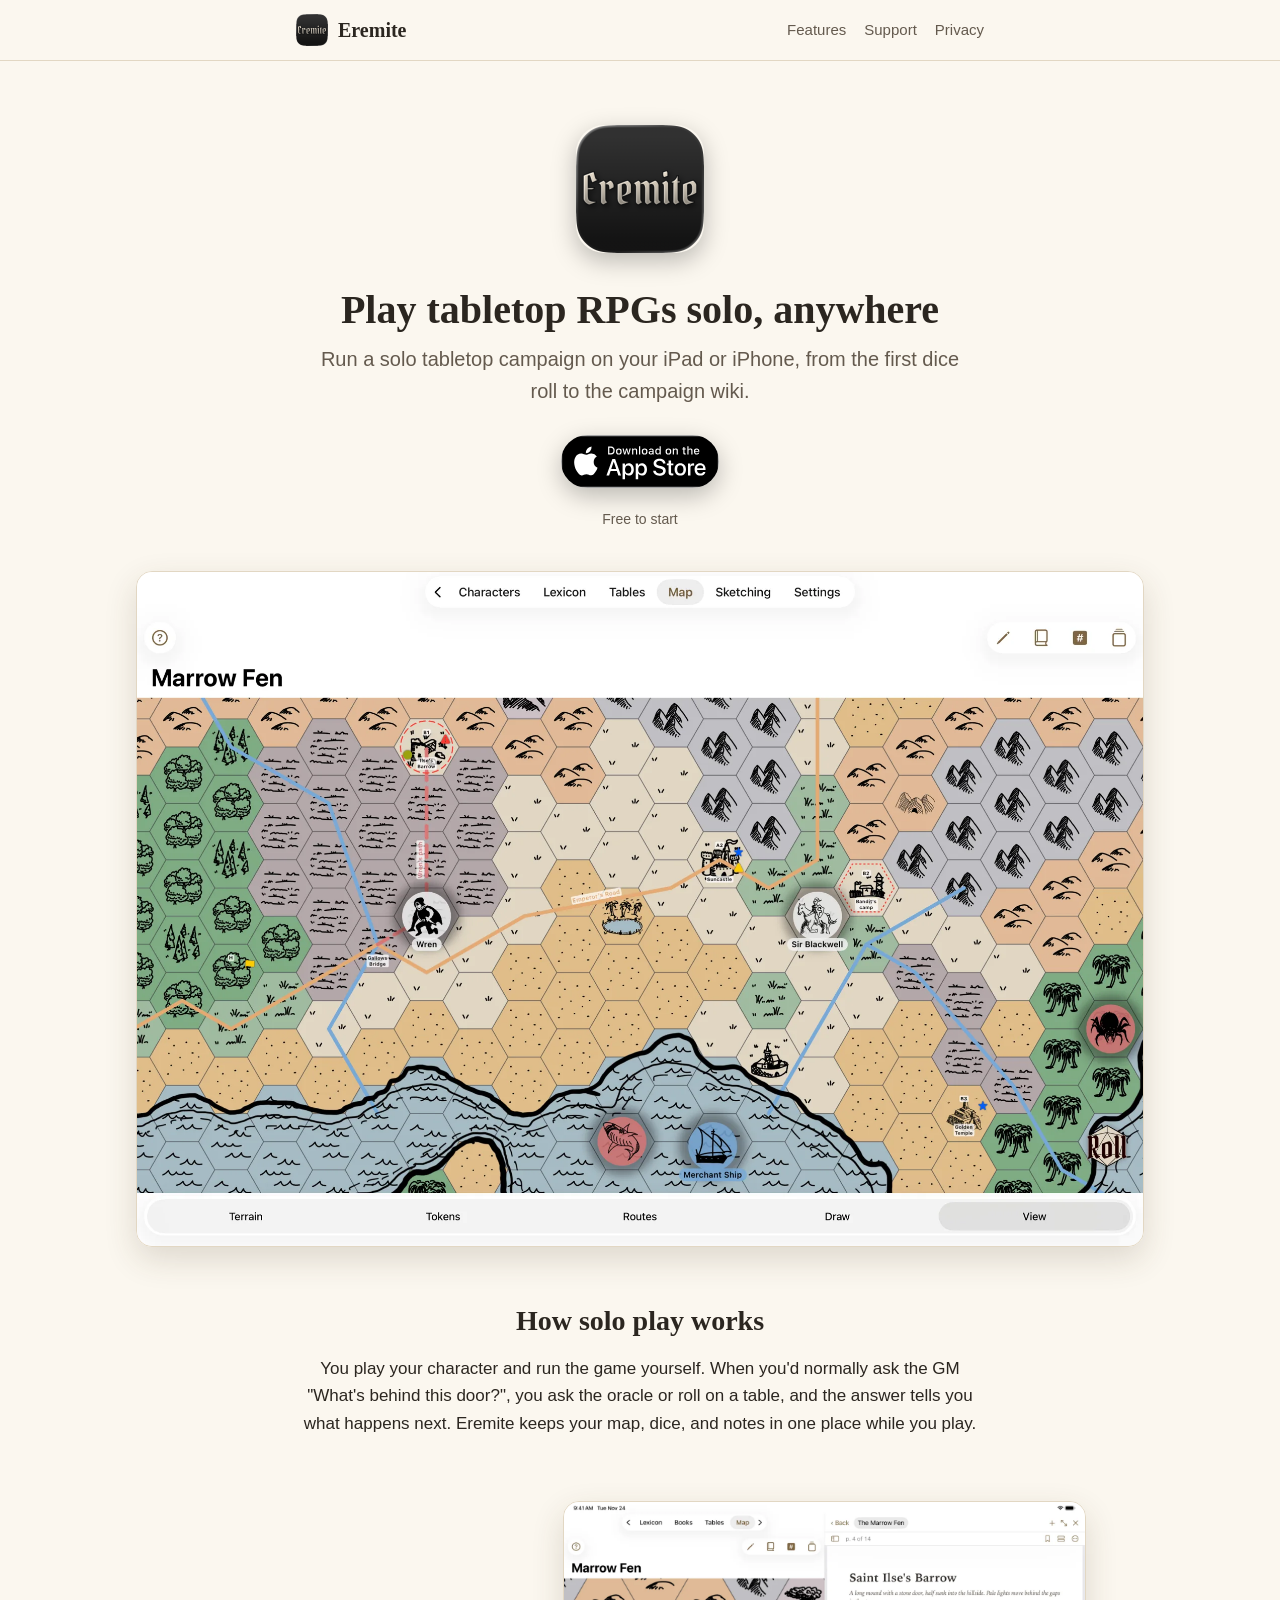
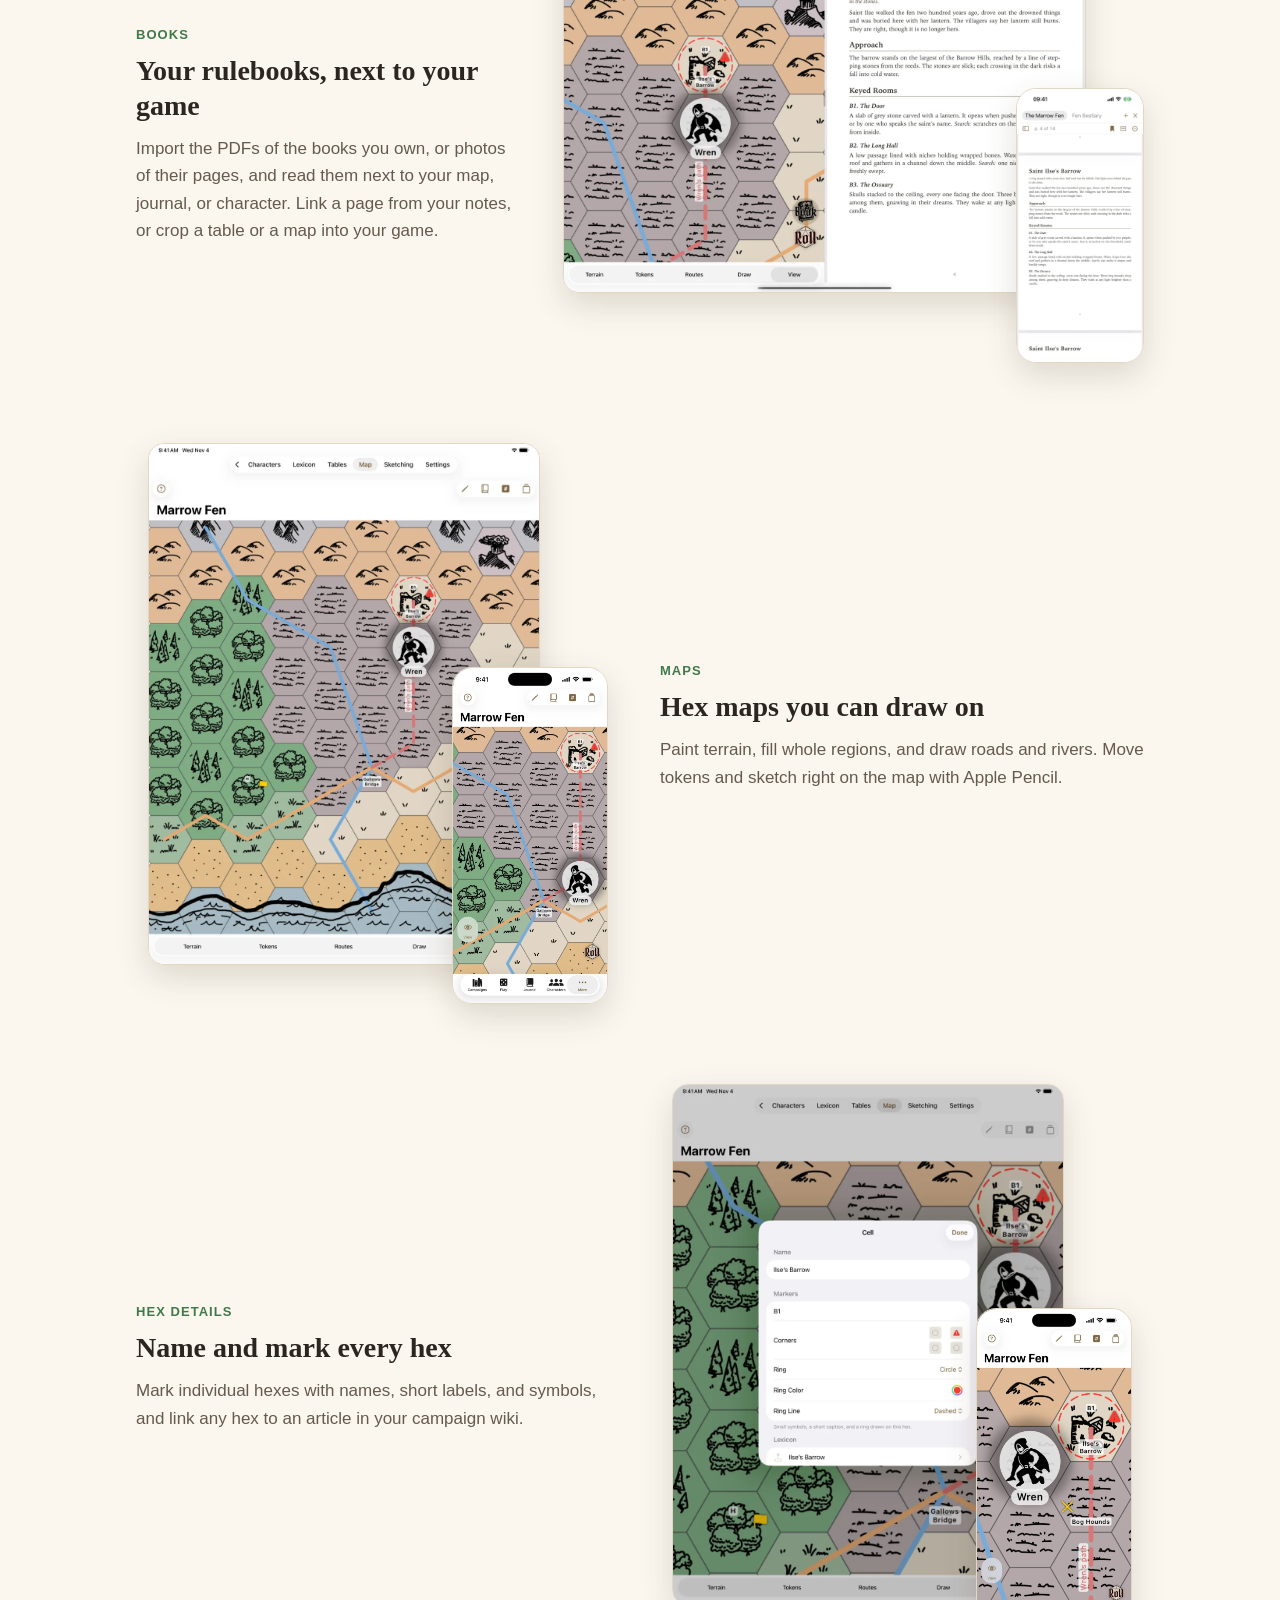
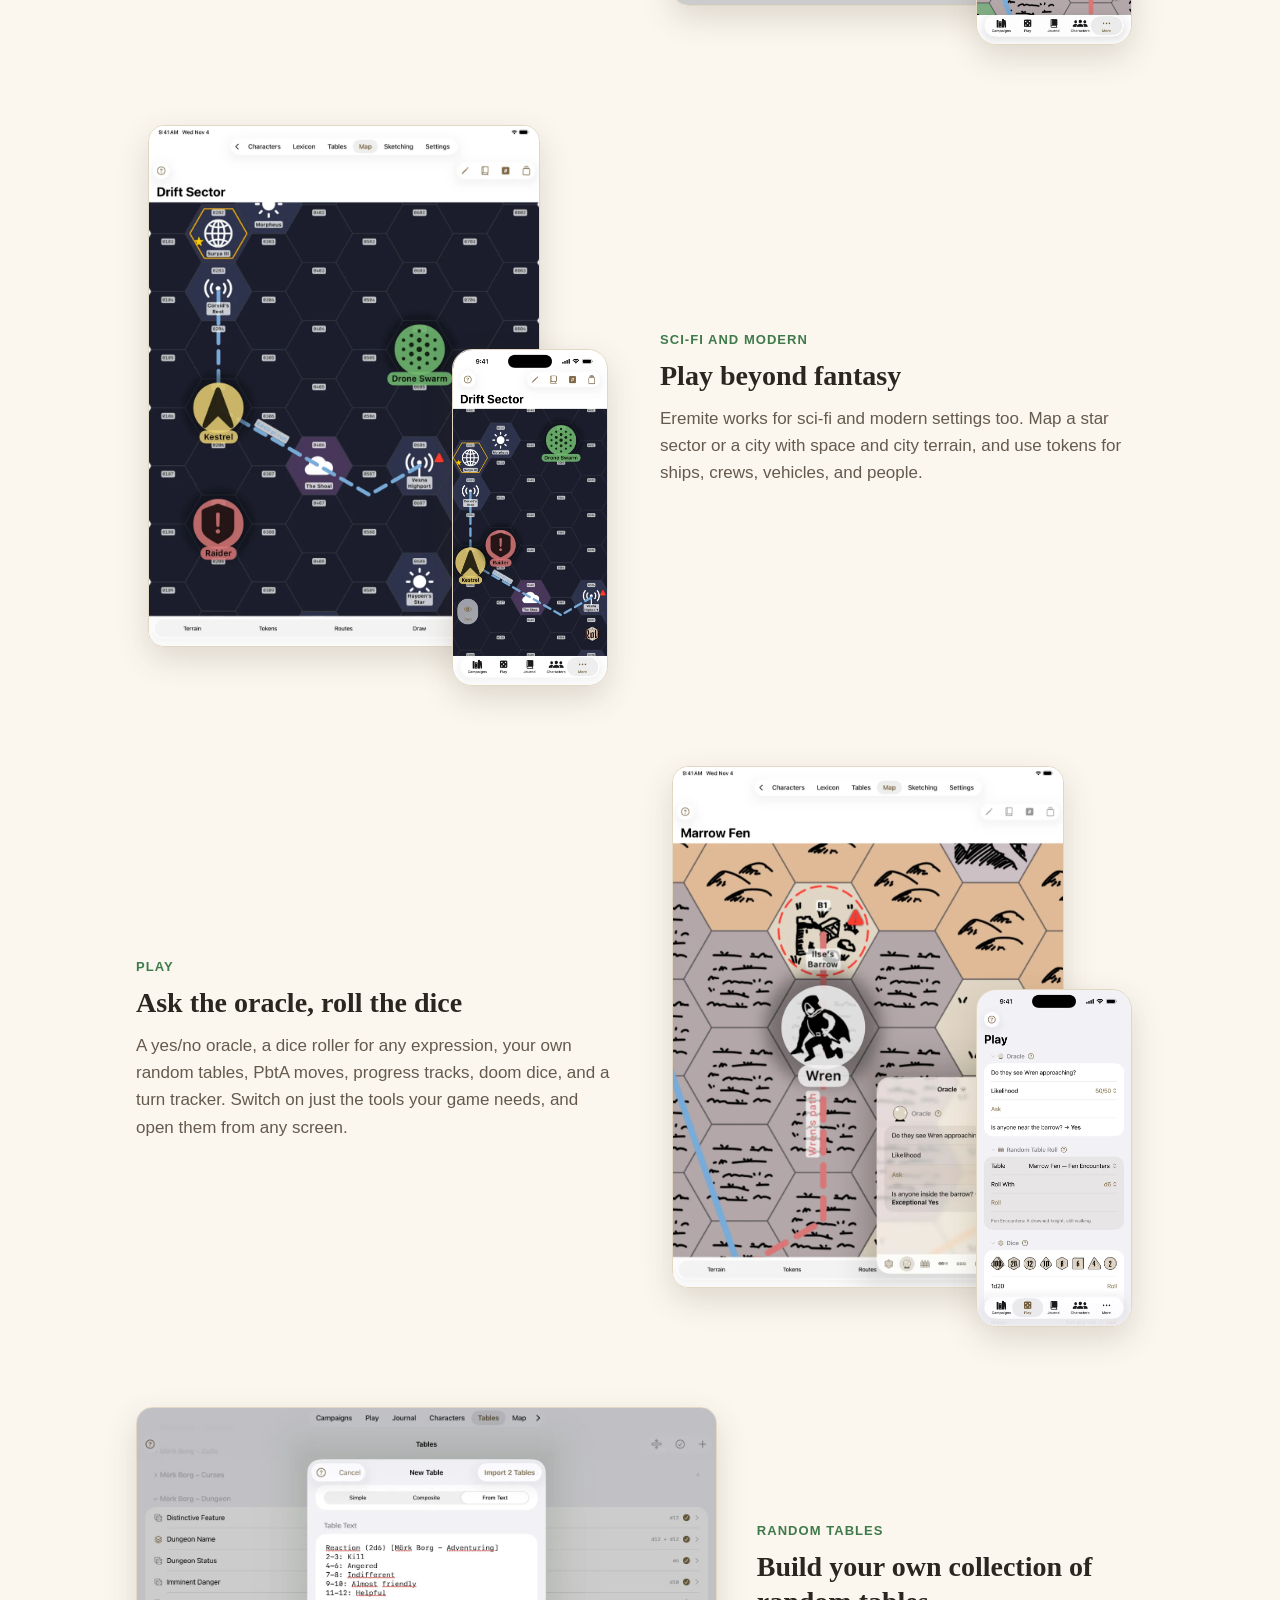
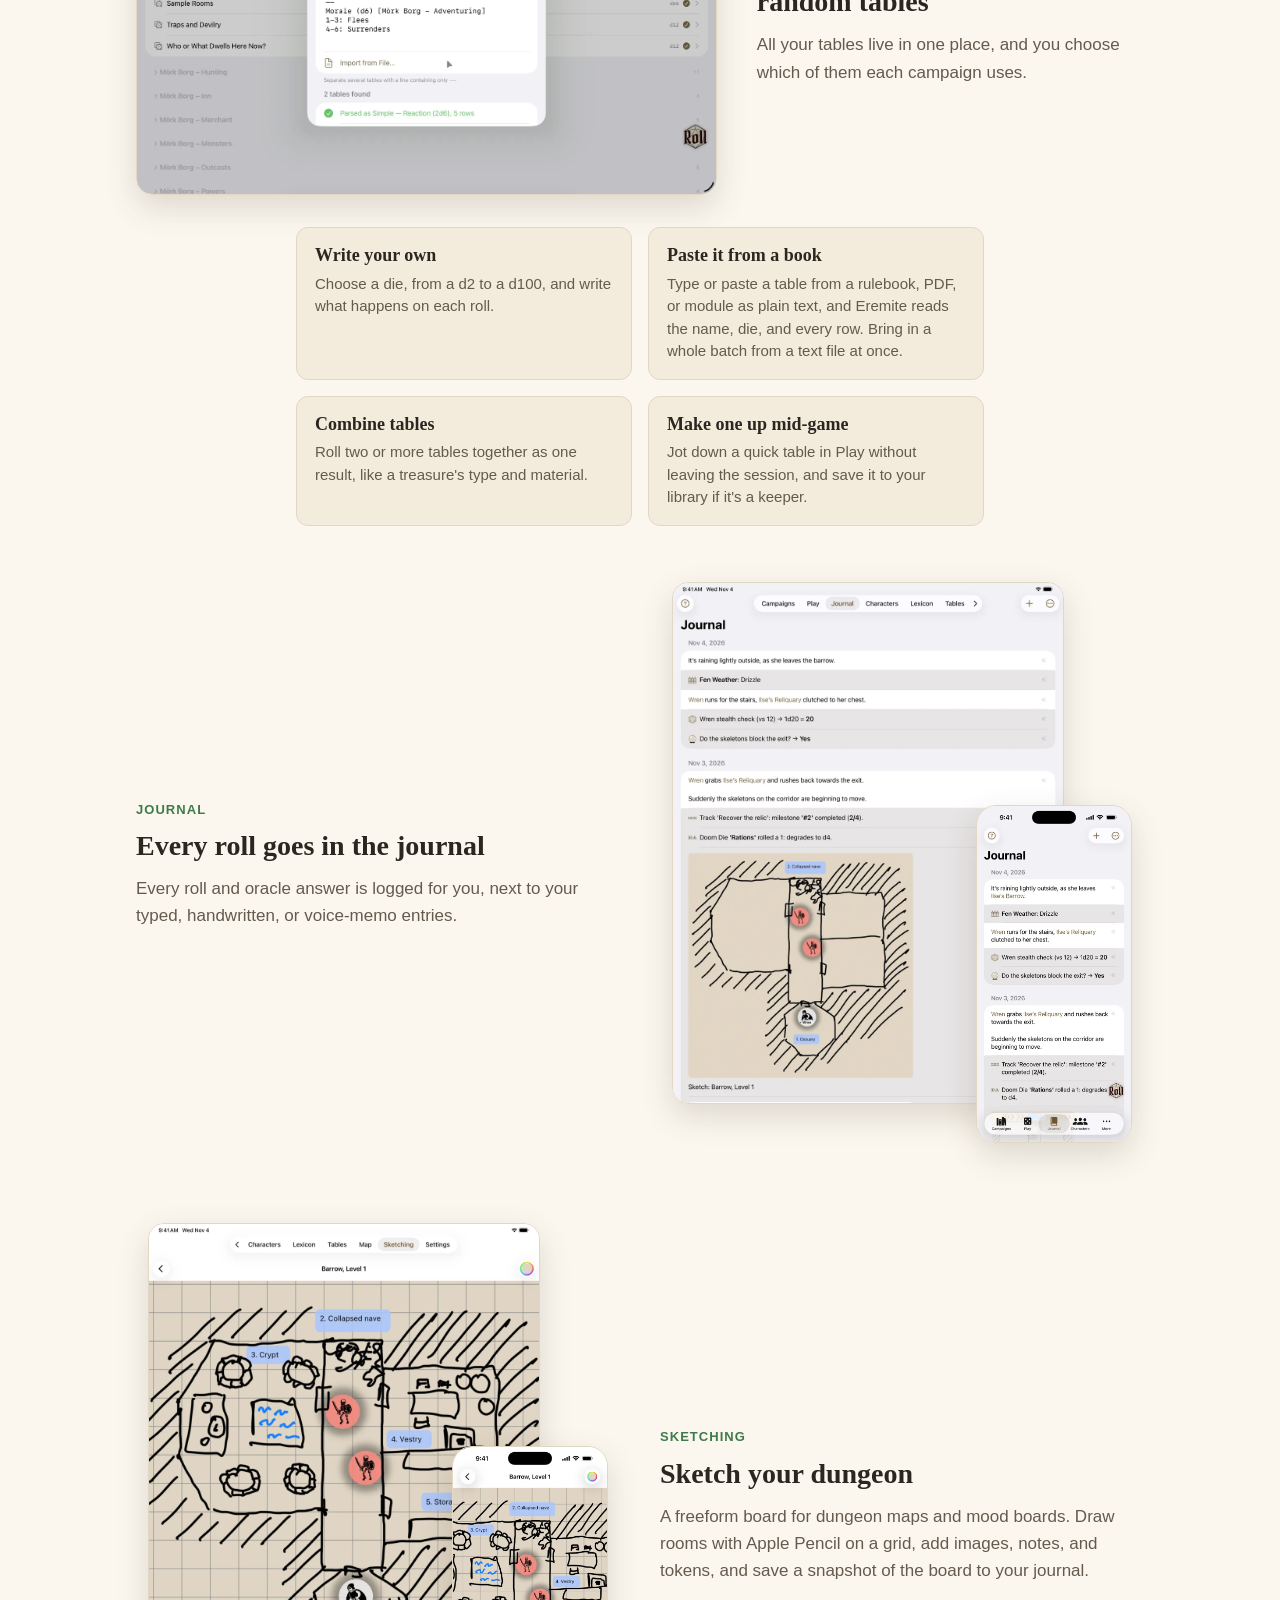
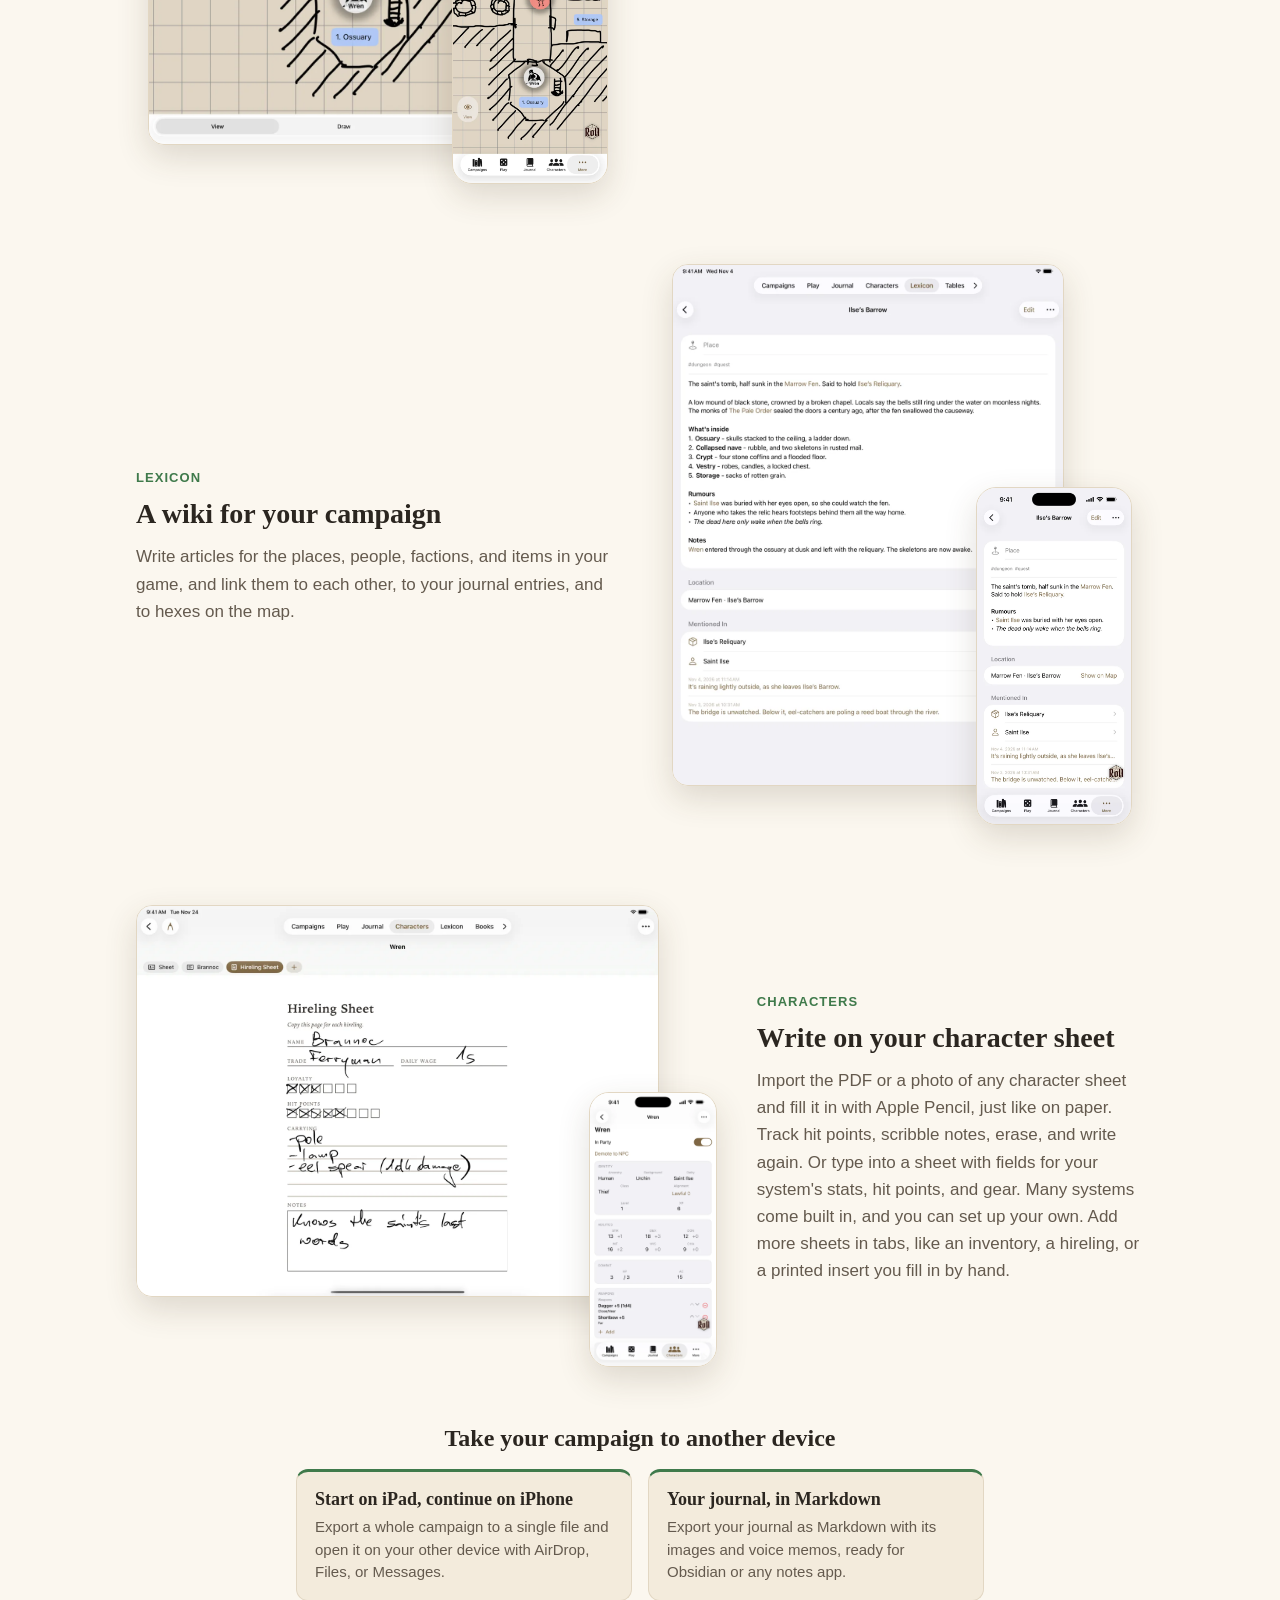
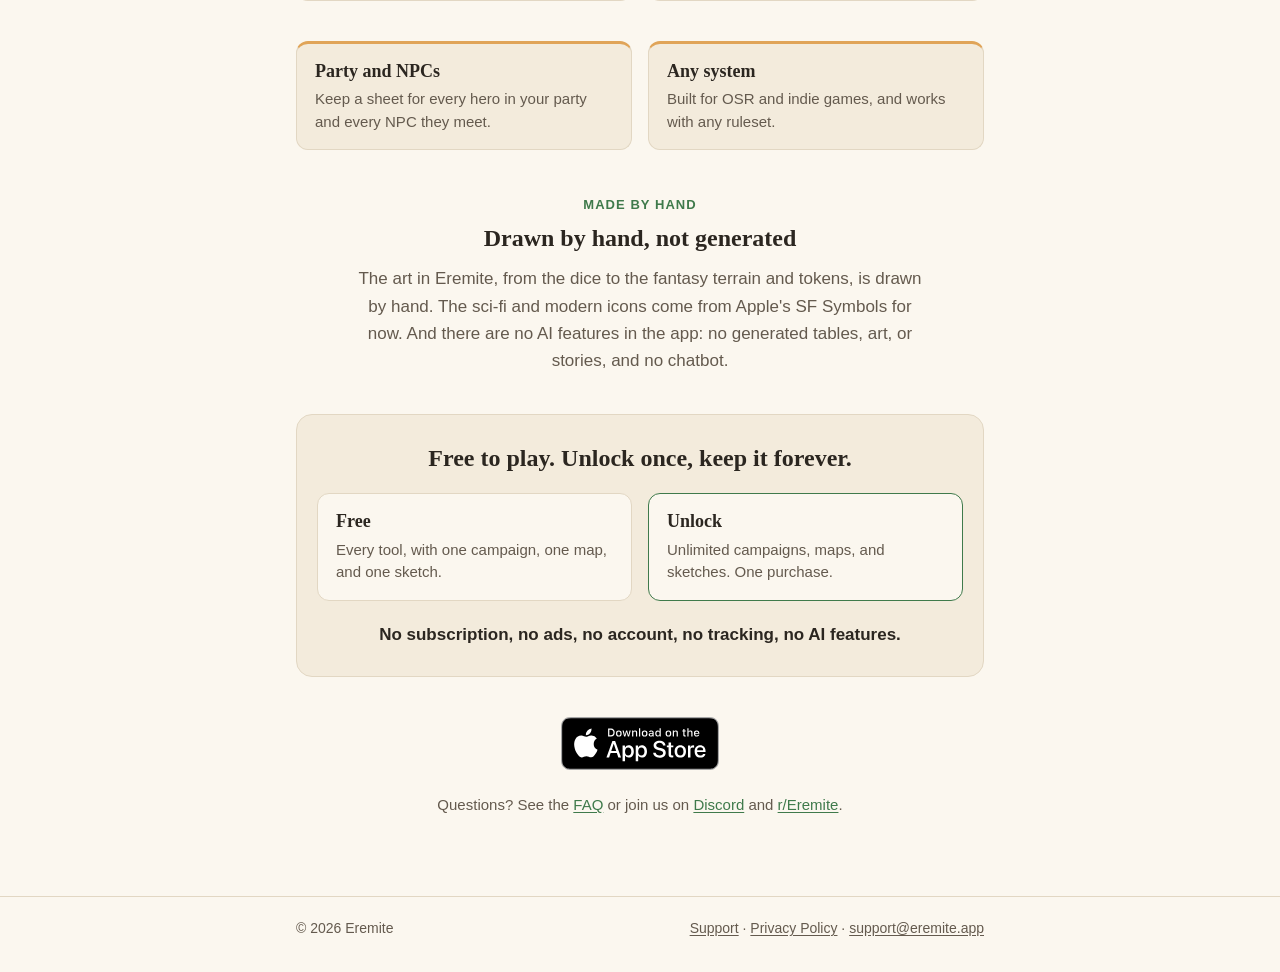
<file: index.html>
<!doctype html>
<html lang="en">
<head>
  <meta charset="utf-8">
  <meta name="viewport" content="width=device-width, initial-scale=1">
  <title>Eremite: A Solo RPG Companion</title>
  <meta name="description" content="Play tabletop RPGs solo on iPad and iPhone: hex maps and star sectors, character sheets you can draw on, an oracle, dice, random tables, sketching, a journal, and a campaign wiki, with Apple Pencil built in.">
  <meta name="apple-itunes-app" content="app-id=6820559775">
  <link rel="icon" type="image/png" href="/favicon.png">
  <link rel="apple-touch-icon" href="/apple-touch-icon.png">
  <link rel="stylesheet" href="/style.css">
</head>
<body>
  <header class="site">
    <div class="wrap">
      <a class="brand" href="/"><img src="/favicon.png" alt="">Eremite</a>
      <nav class="site">
        <a href="#features">Features</a>
        <a href="/support/">Support</a>
        <a href="/privacy/">Privacy</a>
      </nav>
    </div>
  </header>

  <main>
    <div class="wrap">
      <section class="hero">
        <img src="/icon.png" alt="Eremite app icon">
        <h1>Play tabletop RPGs solo, anywhere</h1>
        <p class="tagline">Run a solo tabletop campaign on your iPad or iPhone, from the first dice roll to the campaign wiki.</p>
        <a class="badge" href="https://apps.apple.com/app/id6820559775"><picture><source srcset="/app-store-badge-white.svg" media="(prefers-color-scheme: dark)"><img src="/app-store-badge.svg" alt="Download on the App Store" width="160" height="53"></picture></a>
        <p class="availability">Free to start</p>
      </section>
    </div>

    <div class="wrap wide">
      <figure class="shot hero-shot">
        <img src="/screens/map.webp" width="2000" height="1341" alt="A hex map in Eremite with forests, marshes, deserts, mountains, and a coast drawn with Apple Pencil, roads and rivers, marked places like a barrow, a castle, and a bandit camp, and tokens for a hero, a knight, a merchant ship, a shark, and a giant spider">
      </figure>
    </div>

    <div class="wrap">
      <section class="intro">
        <h2>How solo play works</h2>
        <p>You play your character and run the game yourself. When you'd normally ask the GM "What's behind this door?", you ask the oracle or roll on a table, and the answer tells you what happens next. Eremite keeps your map, dice, and notes in one place while you play.</p>
      </section>
    </div>

    <div class="wrap wide" id="features">
      <section class="spotlight">
        <div class="spotlight-text">
          <span class="eyebrow">Books</span>
          <h2>Your rulebooks, next to your game</h2>
          <p>Import the PDFs of the books you own, or photos of their pages, and read them next to your map, journal, or character. Link a page from your notes, or crop a table or a map into your game.</p>
        </div>
        <figure class="pair landscape">
          <img class="ipad" src="/screens/ipad-books.webp" width="1400" height="1050" alt="A hex map on the left and a setting book open on the right at the page describing the barrow, with tabs for two books above it" loading="lazy">
          <img class="iphone" src="/screens/iphone-books.webp" width="600" height="1303" alt="The same book page on iPhone, opened from a link in the campaign wiki, with a Back button" loading="lazy">
        </figure>
      </section>

      <section class="spotlight tall flip">
        <div class="spotlight-text">
          <span class="eyebrow">Maps</span>
          <h2>Hex maps you can draw on</h2>
          <p>Paint terrain, fill whole regions, and draw roads and rivers. Move tokens and sketch right on the map with Apple Pencil.</p>
        </div>
        <figure class="pair">
          <img class="ipad" src="/screens/ipad-map.webp" width="1000" height="1333" alt="A hex map of a fen with forests, hills, a river, and a road, a hand-drawn shoreline, and a hero token next to a ringed barrow" loading="lazy">
          <img class="iphone" src="/screens/iphone-map.webp" width="600" height="1303" alt="The same map on iPhone, zoomed in on the barrow and the bridge" loading="lazy">
        </figure>
      </section>

      <section class="spotlight tall">
        <div class="spotlight-text">
          <span class="eyebrow">Hex details</span>
          <h2>Name and mark every hex</h2>
          <p>Mark individual hexes with names, short labels, and symbols, and link any hex to an article in your campaign wiki.</p>
        </div>
        <figure class="pair">
          <img class="ipad" src="/screens/ipad-markers.webp" width="1000" height="1333" alt="The Cell sheet for a barrow hex, with its name, the caption B1, a warning symbol in one corner, and a red dashed ring" loading="lazy">
          <img class="iphone" src="/screens/iphone-markers.webp" width="600" height="1303" alt="Two marked hexes on iPhone: the barrow, and a hex named Bog Hounds with a yellow cross" loading="lazy">
        </figure>
      </section>

      <section class="spotlight tall flip">
        <div class="spotlight-text">
          <span class="eyebrow">Sci-fi and modern</span>
          <h2>Play beyond fantasy</h2>
          <p>Eremite works for sci-fi and modern settings too. Map a star sector or a city with space and city terrain, and use tokens for ships, crews, vehicles, and people.</p>
        </div>
        <figure class="pair">
          <img class="ipad" src="/screens/ipad-sector.webp" width="1000" height="1333" alt="A dark star sector map with numbered hexes, named stations and worlds, a dashed trade route, and ship tokens" loading="lazy">
          <img class="iphone" src="/screens/iphone-sector.webp" width="600" height="1303" alt="The same sector on iPhone, with a raider closing in on the player's ship" loading="lazy">
        </figure>
      </section>

      <section class="spotlight tall">
        <div class="spotlight-text">
          <span class="eyebrow">Play</span>
          <h2>Ask the oracle, roll the dice</h2>
          <p>A yes/no oracle, a dice roller for any expression, your own random tables, PbtA moves, progress tracks, doom dice, and a turn tracker. Switch on just the tools your game needs, and open them from any screen.</p>
        </div>
        <figure class="pair">
          <img class="ipad" src="/screens/ipad-play.webp" width="1000" height="1333" alt="The oracle opened on top of the map, answering Is anyone inside the barrow? with Exceptional Yes" loading="lazy">
          <img class="iphone" src="/screens/iphone-play.webp" width="600" height="1303" alt="The Play tab on iPhone with an oracle answer, a random table result, and the dice" loading="lazy">
        </figure>
      </section>

      <section class="spotlight flip">
        <div class="spotlight-text">
          <span class="eyebrow">Random tables</span>
          <h2>Build your own collection of random tables</h2>
          <p>All your tables live in one place, and you choose which of them each campaign uses.</p>
        </div>
        <figure class="shot"><img src="/screens/tables.webp" width="1400" height="935" alt="Pasting two tables as plain text into the New Table sheet, with both recognized and ready to import" loading="lazy"></figure>
      </section>
    </div>

    <div class="wrap">
      <section class="tables">
        <div class="ways">
          <div class="tier">
            <h3>Write your own</h3>
            <p>Choose a die, from a d2 to a d100, and write what happens on each roll.</p>
          </div>
          <div class="tier">
            <h3>Paste it from a book</h3>
            <p>Type or paste a table from a rulebook, PDF, or module as plain text, and Eremite reads the name, die, and every row. Bring in a whole batch from a text file at once.</p>
          </div>
          <div class="tier">
            <h3>Combine tables</h3>
            <p>Roll two or more tables together as one result, like a treasure's type and material.</p>
          </div>
          <div class="tier">
            <h3>Make one up mid-game</h3>
            <p>Jot down a quick table in Play without leaving the session, and save it to your library if it's a keeper.</p>
          </div>
        </div>
      </section>
    </div>

    <div class="wrap wide">
      <section class="spotlight tall">
        <div class="spotlight-text">
          <span class="eyebrow">Journal</span>
          <h2>Every roll goes in the journal</h2>
          <p>Every roll and oracle answer is logged for you, next to your typed, handwritten, or voice-memo entries.</p>
        </div>
        <figure class="pair">
          <img class="ipad" src="/screens/ipad-journal.webp" width="1000" height="1333" alt="A journal mixing written entries, a weather roll, a dice roll, an oracle answer, a progress track, a doom die, and a sketch snapshot" loading="lazy">
          <img class="iphone" src="/screens/iphone-journal.webp" width="600" height="1303" alt="The same journal on iPhone, grouped by session date" loading="lazy">
        </figure>
      </section>

      <section class="spotlight tall flip">
        <div class="spotlight-text">
          <span class="eyebrow">Sketching</span>
          <h2>Sketch your dungeon</h2>
          <p>A freeform board for dungeon maps and mood boards. Draw rooms with Apple Pencil on a grid, add images, notes, and tokens, and save a snapshot of the board to your journal.</p>
        </div>
        <figure class="pair">
          <img class="ipad" src="/screens/ipad-sketch.webp" width="1000" height="1333" alt="A hand-drawn dungeon on a grid with five numbered rooms, two skeleton tokens, and a hero token" loading="lazy">
          <img class="iphone" src="/screens/iphone-sketch.webp" width="600" height="1303" alt="The same dungeon on iPhone, zoomed in on the rooms" loading="lazy">
        </figure>
      </section>

      <section class="spotlight tall">
        <div class="spotlight-text">
          <span class="eyebrow">Lexicon</span>
          <h2>A wiki for your campaign</h2>
          <p>Write articles for the places, people, factions, and items in your game, and link them to each other, to your journal entries, and to hexes on the map.</p>
        </div>
        <figure class="pair">
          <img class="ipad" src="/screens/ipad-lexicon.webp" width="1000" height="1333" alt="A wiki article about a barrow with linked places and items, a list of rooms and rumours, its location on the map, and the articles and journal entries that mention it" loading="lazy">
          <img class="iphone" src="/screens/iphone-lexicon.webp" width="600" height="1303" alt="The same article on iPhone" loading="lazy">
        </figure>
      </section>

      <section class="spotlight flip">
        <div class="spotlight-text">
          <span class="eyebrow">Characters</span>
          <h2>Write on your character sheet</h2>
          <p>Import the PDF or a photo of any character sheet and fill it in with Apple Pencil, just like on paper. Track hit points, scribble notes, erase, and write again. Or type into a sheet with fields for your system's stats, hit points, and gear. Many systems come built in, and you can set up your own. Add more sheets in tabs, like an inventory, a hireling, or a printed insert you fill in by hand.</p>
        </div>
        <figure class="pair landscape">
          <img class="ipad" src="/screens/ipad-character-tabs.webp" width="1400" height="1050" alt="A hireling sheet attached to a character, filled in by hand with Apple Pencil, with tabs for the main sheet and two attached sheets above it" loading="lazy">
          <img class="iphone" src="/screens/iphone-character.webp" width="600" height="1303" alt="A character sheet on iPhone made from a built-in template, with identity, abilities, combat, and weapons filled in" loading="lazy">
        </figure>
      </section>
    </div>

    <div class="wrap">
      <section class="portable">
        <h2>Take your campaign to another device</h2>
        <div class="tiers">
          <div class="tier">
            <h3>Start on iPad, continue on iPhone</h3>
            <p>Export a whole campaign to a single file and open it on your other device with AirDrop, Files, or Messages.</p>
          </div>
          <div class="tier">
            <h3>Your journal, in Markdown</h3>
            <p>Export your journal as Markdown with its images and voice memos, ready for Obsidian or any notes app.</p>
          </div>
        </div>
      </section>

      <div class="features">
        <div class="feature">
          <h3>Party and NPCs</h3>
          <p>Keep a sheet for every hero in your party and every NPC they meet.</p>
        </div>
        <div class="feature">
          <h3>Any system</h3>
          <p>Built for OSR and indie games, and works with any ruleset.</p>
        </div>
      </div>

      <section class="handmade">
        <span class="eyebrow">Made by hand</span>
        <h2>Drawn by hand, not generated</h2>
        <p>The art in Eremite, from the dice to the fantasy terrain and tokens, is drawn by hand. The sci-fi and modern icons come from Apple's SF Symbols for now. And there are no AI features in the app: no generated tables, art, or stories, and no chatbot.</p>
      </section>

      <section class="pricing">
        <h2>Free to play. Unlock once, keep it forever.</h2>
        <div class="tiers">
          <div class="tier">
            <h3>Free</h3>
            <p>Every tool, with one campaign, one map, and one sketch.</p>
          </div>
          <div class="tier">
            <h3>Unlock</h3>
            <p>Unlimited campaigns, maps, and sketches. One purchase.</p>
          </div>
        </div>
        <p class="promise">No subscription, no ads, no account, no tracking, no AI features.</p>
      </section>

      <section class="cta">
        <a class="badge" href="https://apps.apple.com/app/id6820559775"><picture><source srcset="/app-store-badge-white.svg" media="(prefers-color-scheme: dark)"><img src="/app-store-badge.svg" alt="Download on the App Store" width="160" height="53"></picture></a>
        <p>Questions? See the <a href="/support/">FAQ</a> or join us on <a href="https://discord.gg/tRsGuzpZaX">Discord</a> and <a href="https://www.reddit.com/r/Eremite/">r/Eremite</a>.</p>
      </section>
    </div>
  </main>

  <footer class="site">
    <div class="wrap">
      <span>&copy; 2026 Eremite</span>
      <span><a href="/support/">Support</a> &middot; <a href="/privacy/">Privacy Policy</a> &middot; <a href="mailto:support@eremite.app">support@eremite.app</a></span>
    </div>
  </footer>
</body>
</html>
</file>
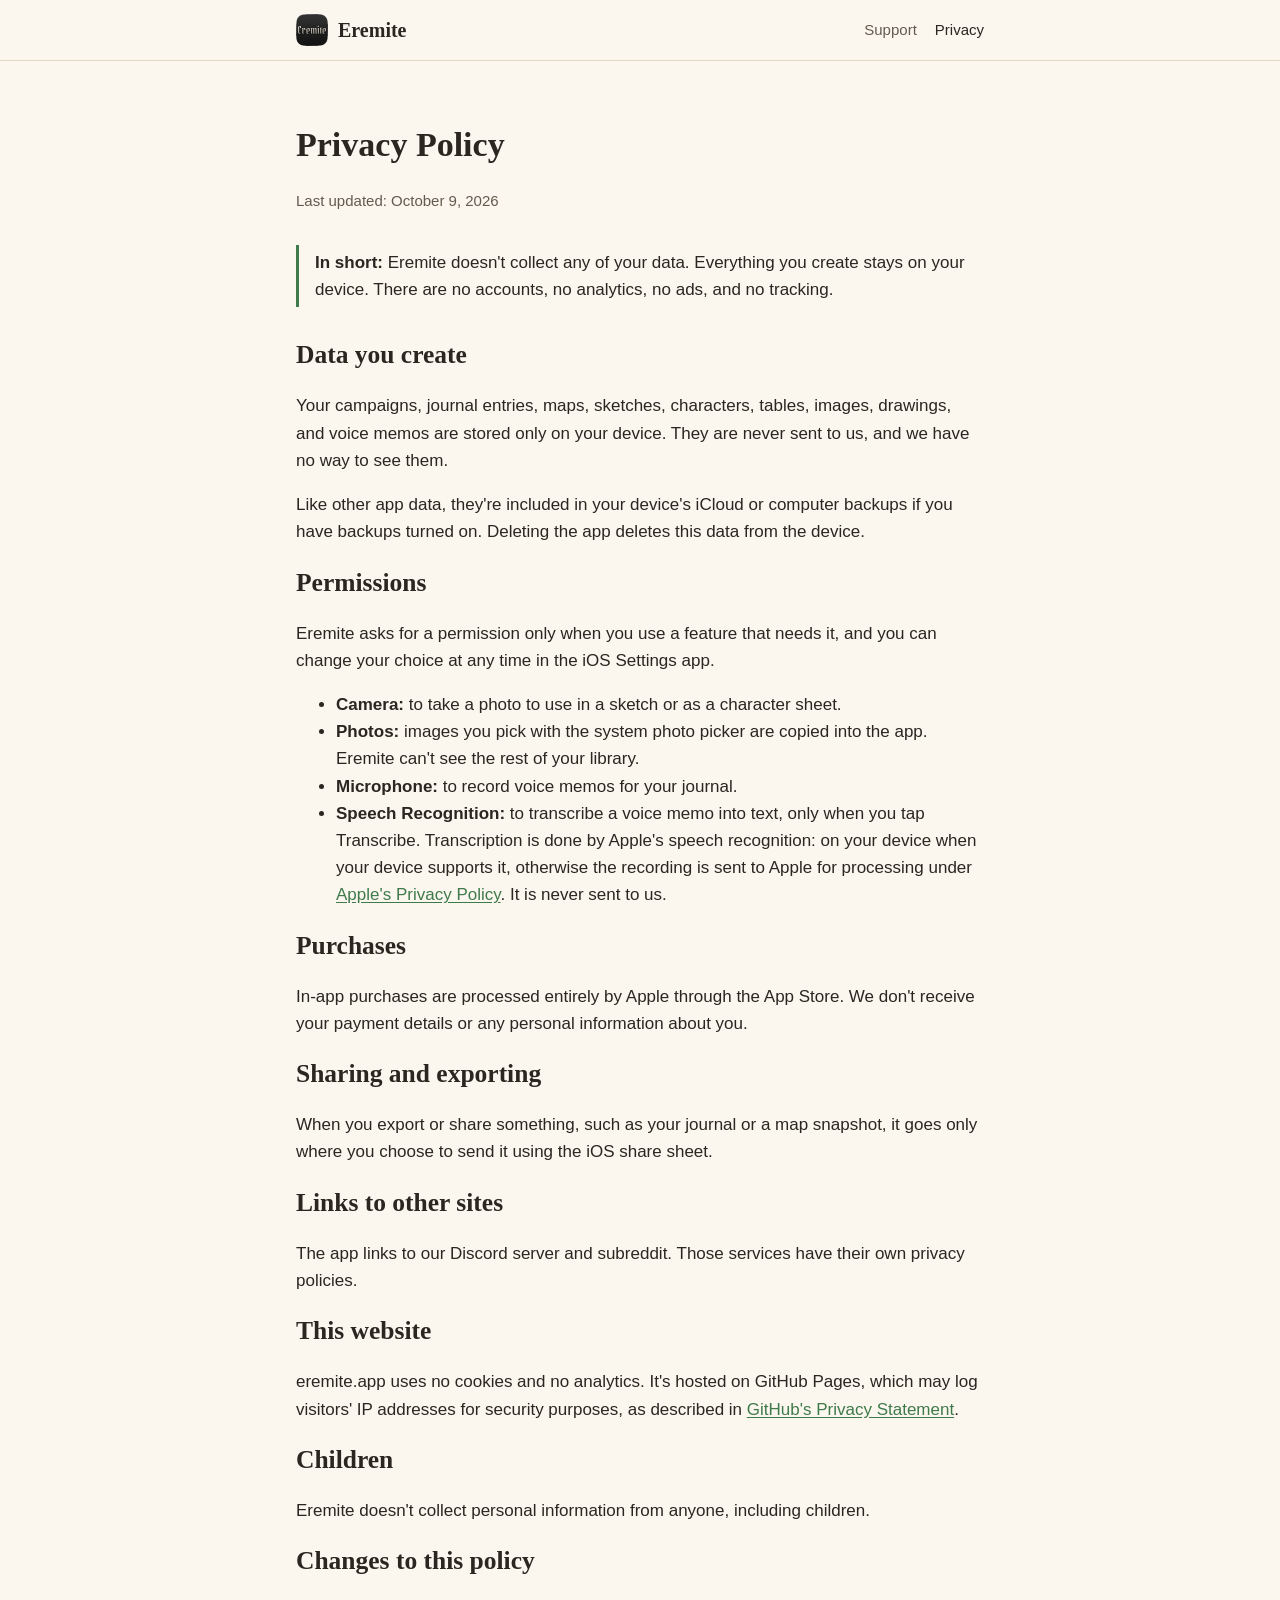
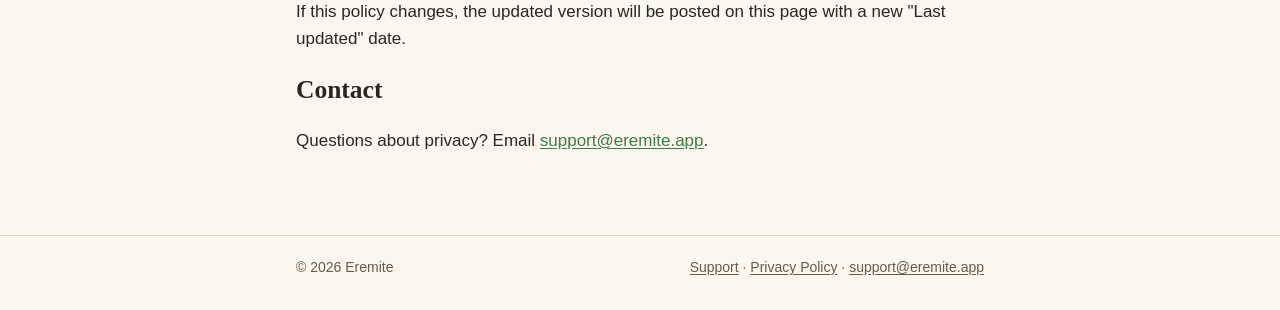
<file: privacy/index.html>
<!doctype html>
<html lang="en">
<head>
  <meta charset="utf-8">
  <meta name="viewport" content="width=device-width, initial-scale=1">
  <title>Privacy Policy: Eremite</title>
  <meta name="description" content="Eremite's privacy policy: your data stays on your device. No accounts, no analytics, no tracking.">
  <link rel="icon" type="image/png" href="/favicon.png">
  <link rel="apple-touch-icon" href="/apple-touch-icon.png">
  <link rel="stylesheet" href="/style.css">
</head>
<body>
  <header class="site">
    <div class="wrap">
      <a class="brand" href="/"><img src="/favicon.png" alt="">Eremite</a>
      <nav class="site">
        <a href="/support/">Support</a>
        <a href="/privacy/" aria-current="page">Privacy</a>
      </nav>
    </div>
  </header>

  <main>
    <div class="wrap">
      <h1>Privacy Policy</h1>
      <p class="updated">Last updated: October 9, 2026</p>

      <p class="callout"><strong>In short:</strong> Eremite doesn't collect any of your data. Everything you create stays on your device. There are no accounts, no analytics, no ads, and no tracking.</p>

      <h2>Data you create</h2>
      <p>Your campaigns, journal entries, maps, sketches, characters, tables, images, drawings, and voice memos are stored only on your device. They are never sent to us, and we have no way to see them.</p>
      <p>Like other app data, they're included in your device's iCloud or computer backups if you have backups turned on. Deleting the app deletes this data from the device.</p>

      <h2>Permissions</h2>
      <p>Eremite asks for a permission only when you use a feature that needs it, and you can change your choice at any time in the iOS Settings app.</p>
      <ul>
        <li><strong>Camera:</strong> to take a photo to use in a sketch or as a character sheet.</li>
        <li><strong>Photos:</strong> images you pick with the system photo picker are copied into the app. Eremite can't see the rest of your library.</li>
        <li><strong>Microphone:</strong> to record voice memos for your journal.</li>
        <li><strong>Speech Recognition:</strong> to transcribe a voice memo into text, only when you tap Transcribe. Transcription is done by Apple's speech recognition: on your device when your device supports it, otherwise the recording is sent to Apple for processing under <a href="https://www.apple.com/legal/privacy/">Apple's Privacy Policy</a>. It is never sent to us.</li>
      </ul>

      <h2>Purchases</h2>
      <p>In-app purchases are processed entirely by Apple through the App Store. We don't receive your payment details or any personal information about you.</p>

      <h2>Sharing and exporting</h2>
      <p>When you export or share something, such as your journal or a map snapshot, it goes only where you choose to send it using the iOS share sheet.</p>

      <h2>Links to other sites</h2>
      <p>The app links to our Discord server and subreddit. Those services have their own privacy policies.</p>

      <h2>This website</h2>
      <p>eremite.app uses no cookies and no analytics. It's hosted on GitHub Pages, which may log visitors' IP addresses for security purposes, as described in <a href="https://docs.github.com/en/site-policy/privacy-policies/github-general-privacy-statement">GitHub's Privacy Statement</a>.</p>

      <h2>Children</h2>
      <p>Eremite doesn't collect personal information from anyone, including children.</p>

      <h2>Changes to this policy</h2>
      <p>If this policy changes, the updated version will be posted on this page with a new "Last updated" date.</p>

      <h2>Contact</h2>
      <p>Questions about privacy? Email <a href="mailto:support@eremite.app">support@eremite.app</a>.</p>
    </div>
  </main>

  <footer class="site">
    <div class="wrap">
      <span>&copy; 2026 Eremite</span>
      <span><a href="/support/">Support</a> &middot; <a href="/privacy/">Privacy Policy</a> &middot; <a href="mailto:support@eremite.app">support@eremite.app</a></span>
    </div>
  </footer>
</body>
</html>
</file>
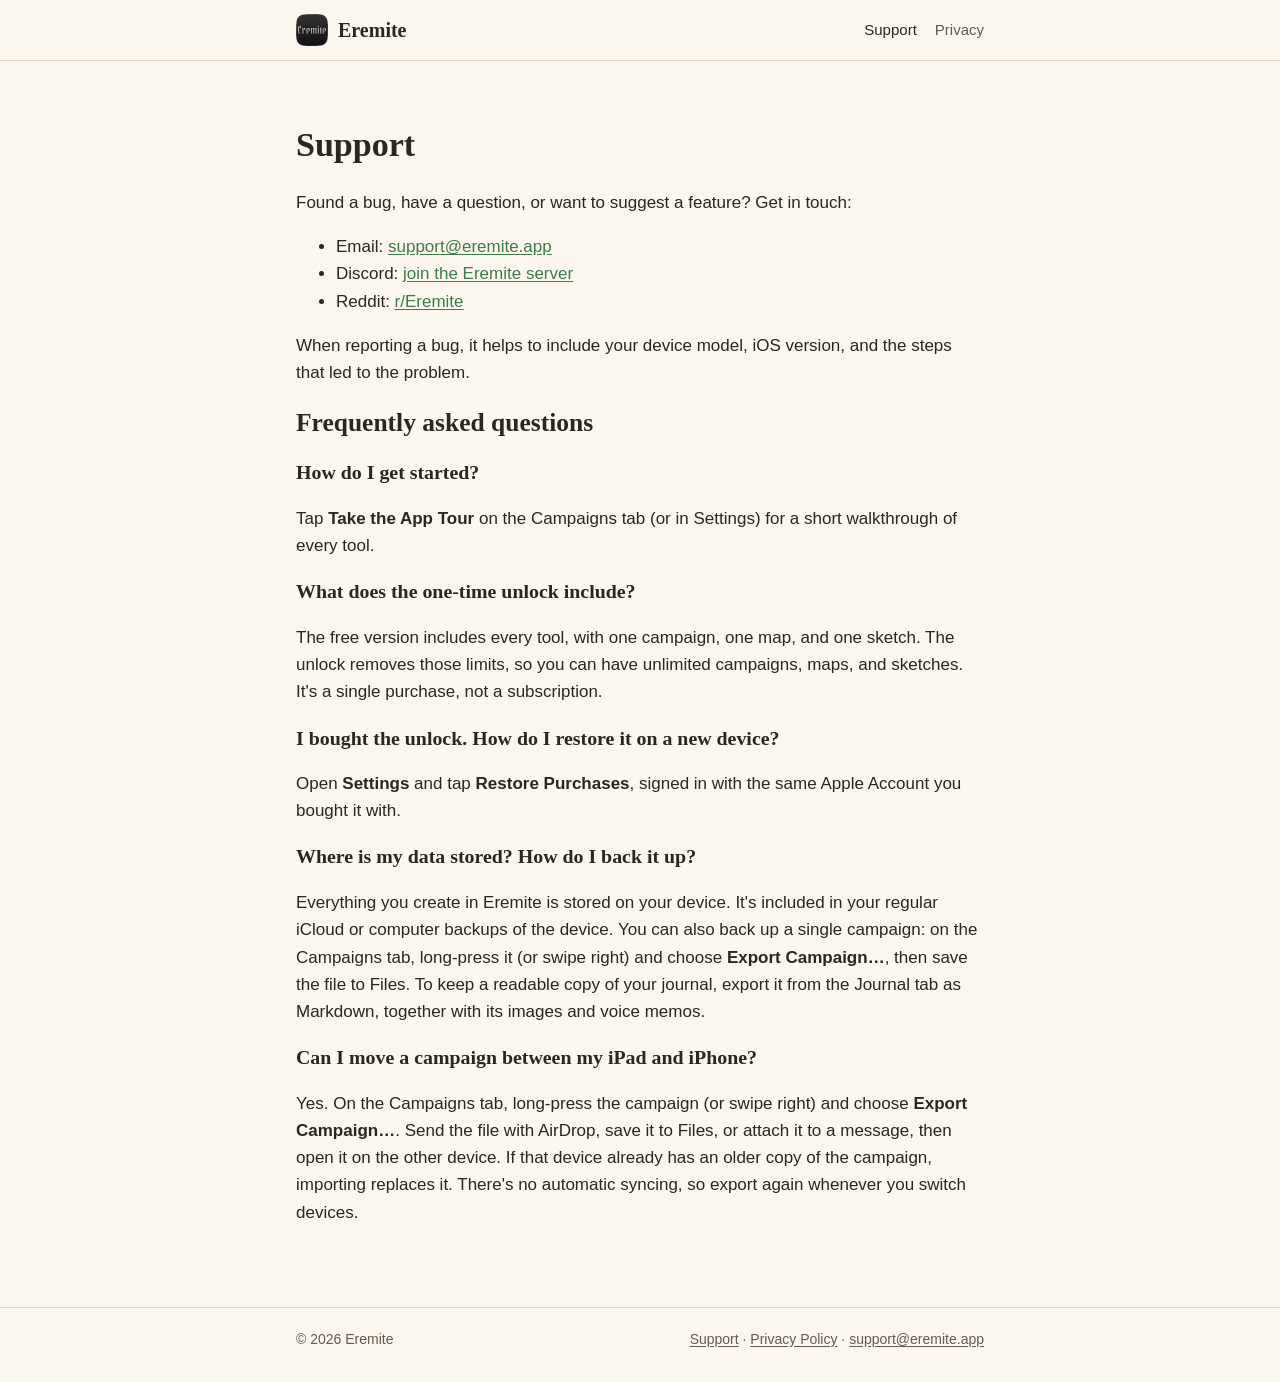
<file: support/index.html>
<!doctype html>
<html lang="en">
<head>
  <meta charset="utf-8">
  <meta name="viewport" content="width=device-width, initial-scale=1">
  <title>Support: Eremite</title>
  <meta name="description" content="Get help with Eremite, the solo RPG companion for iPad and iPhone.">
  <meta name="apple-itunes-app" content="app-id=6820559775">
  <link rel="icon" type="image/png" href="/favicon.png">
  <link rel="apple-touch-icon" href="/apple-touch-icon.png">
  <link rel="stylesheet" href="/style.css">
</head>
<body>
  <header class="site">
    <div class="wrap">
      <a class="brand" href="/"><img src="/favicon.png" alt="">Eremite</a>
      <nav class="site">
        <a href="/support/" aria-current="page">Support</a>
        <a href="/privacy/">Privacy</a>
      </nav>
    </div>
  </header>

  <main>
    <div class="wrap">
      <h1>Support</h1>
      <p>Found a bug, have a question, or want to suggest a feature? Get in touch:</p>
      <ul>
        <li>Email: <a href="mailto:support@eremite.app">support@eremite.app</a></li>
        <li>Discord: <a href="https://discord.gg/tRsGuzpZaX">join the Eremite server</a></li>
        <li>Reddit: <a href="https://www.reddit.com/r/Eremite/">r/Eremite</a></li>
      </ul>
      <p>When reporting a bug, it helps to include your device model, iOS version, and the steps that led to the problem.</p>

      <h2>Frequently asked questions</h2>

      <h3>How do I get started?</h3>
      <p>Tap <strong>Take the App Tour</strong> on the Campaigns tab (or in Settings) for a short walkthrough of every tool.</p>

      <h3>What does the one-time unlock include?</h3>
      <p>The free version includes every tool, with one campaign, one map, and one sketch. The unlock removes those limits, so you can have unlimited campaigns, maps, and sketches. It's a single purchase, not a subscription.</p>

      <h3>I bought the unlock. How do I restore it on a new device?</h3>
      <p>Open <strong>Settings</strong> and tap <strong>Restore Purchases</strong>, signed in with the same Apple Account you bought it with.</p>

      <h3>Where is my data stored? How do I back it up?</h3>
      <p>Everything you create in Eremite is stored on your device. It's included in your regular iCloud or computer backups of the device. You can also back up a single campaign: on the Campaigns tab, long-press it (or swipe right) and choose <strong>Export Campaign…</strong>, then save the file to Files. To keep a readable copy of your journal, export it from the Journal tab as Markdown, together with its images and voice memos.</p>

      <h3>Can I move a campaign between my iPad and iPhone?</h3>
      <p>Yes. On the Campaigns tab, long-press the campaign (or swipe right) and choose <strong>Export Campaign…</strong>. Send the file with AirDrop, save it to Files, or attach it to a message, then open it on the other device. If that device already has an older copy of the campaign, importing replaces it. There's no automatic syncing, so export again whenever you switch devices.</p>
    </div>
  </main>

  <footer class="site">
    <div class="wrap">
      <span>&copy; 2026 Eremite</span>
      <span><a href="/support/">Support</a> &middot; <a href="/privacy/">Privacy Policy</a> &middot; <a href="mailto:support@eremite.app">support@eremite.app</a></span>
    </div>
  </footer>
</body>
</html>
</file>
<file: style.css>
:root {
  --bg: #fbf7ef;
  --surface: #f3ebdc;
  --text: #2b2620;
  --muted: #645a4e;
  --accent: #3f7a4b;
  --accent-2: #e0a458;
  --rule: #e2d7c3;
  --shadow: 0 12px 32px rgb(70 55 30 / 0.16);
  color-scheme: light dark;
}

@media (prefers-color-scheme: dark) {
  :root {
    --bg: #16191a;
    --surface: #1f2423;
    --text: #ece4d6;
    --muted: #a8a294;
    --accent: #8fc79a;
    --accent-2: #e8b46a;
    --rule: #2f3634;
    --shadow: 0 12px 32px rgb(0 0 0 / 0.45);
  }
}

* { box-sizing: border-box; }

html { -webkit-text-size-adjust: 100%; }

body {
  margin: 0;
  background: var(--bg);
  color: var(--text);
  font: 17px/1.6 -apple-system, BlinkMacSystemFont, "Segoe UI", Roboto, Helvetica, Arial, sans-serif;
}

a { color: var(--accent); text-underline-offset: 2px; }

h1, h2, h3 {
  font-family: "Iowan Old Style", "Palatino Linotype", Palatino, Georgia, serif;
  font-weight: 600;
  line-height: 1.25;
}

.wrap {
  max-width: 720px;
  margin: 0 auto;
  padding: 0 16px;
}

header.site {
  border-bottom: 1px solid var(--rule);
}

header.site .wrap {
  display: flex;
  align-items: center;
  justify-content: space-between;
  gap: 16px;
  padding-top: 14px;
  padding-bottom: 14px;
}

.brand {
  display: flex;
  align-items: center;
  gap: 10px;
  color: var(--text);
  text-decoration: none;
  font-family: "Iowan Old Style", "Palatino Linotype", Palatino, Georgia, serif;
  font-size: 20px;
  font-weight: 600;
}

.brand img { width: 32px; height: 32px; border-radius: 7px; }

nav.site { display: flex; gap: 18px; font-size: 15px; }
nav.site a { color: var(--muted); text-decoration: none; }
nav.site a:hover, nav.site a[aria-current="page"] { color: var(--text); }

main { padding: 40px 0 64px; }

.hero { text-align: center; padding: 24px 0 40px; }
.hero img { width: 128px; height: 128px; border-radius: 28px; box-shadow: 0 8px 24px rgb(0 0 0 / 0.25); }
.hero h1 { font-size: 40px; margin: 24px 0 8px; }
.hero .tagline { font-size: 20px; color: var(--muted); margin: 0 auto; max-width: 32em; }

.features {
  display: grid;
  grid-template-columns: repeat(auto-fit, minmax(200px, 1fr));
  gap: 16px;
  margin: 8px 0 40px;
}

.feature {
  background: var(--surface);
  border: 1px solid var(--rule);
  border-radius: 12px;
  padding: 16px 18px;
}

.feature h3 { margin: 0 0 6px; font-size: 18px; }
.feature p { margin: 0; color: var(--muted); font-size: 15px; line-height: 1.5; }

.callout {
  border-left: 3px solid var(--accent);
  padding: 4px 0 4px 16px;
  margin: 32px 0;
}

.updated { color: var(--muted); font-size: 15px; }

footer.site {
  border-top: 1px solid var(--rule);
  color: var(--muted);
  font-size: 14px;
}

footer.site .wrap {
  display: flex;
  flex-wrap: wrap;
  justify-content: space-between;
  gap: 8px 16px;
  padding-top: 20px;
  padding-bottom: 32px;
}

footer.site a { color: var(--muted); }

.wrap.wide { max-width: 1040px; }

.hero h1 { text-wrap: balance; }
.badge { display: inline-block; margin-top: 28px; }
.badge img { display: block; height: 53px; width: auto; }
.availability { margin: 12px 0 0; font-size: 14px; color: var(--muted); }

.shot { margin: 0; }
.shot img {
  display: block;
  width: 100%;
  height: auto;
  border-radius: 16px;
  border: 1px solid var(--rule);
  box-shadow: var(--shadow);
}
.hero-shot { margin-bottom: 56px; }

.intro { text-align: center; margin-bottom: 24px; }
.intro h2 { font-size: 28px; margin: 0 0 12px; }

.eyebrow {
  display: inline-block;
  font-size: 13px;
  font-weight: 600;
  letter-spacing: 0.08em;
  text-transform: uppercase;
  color: var(--accent);
}

.spotlight {
  display: grid;
  grid-template-columns: 2fr 3fr;
  align-items: center;
  gap: 40px;
  padding: 40px 0;
}
.spotlight.flip { grid-template-columns: 3fr 2fr; }
.spotlight.flip .spotlight-text { order: 2; }
.spotlight.tall { grid-template-columns: 1fr 1fr; }
.spotlight h2 { font-size: 28px; margin: 6px 0 12px; }

/* An iPad screenshot with the iPhone one overlapping its bottom-right corner. */
.pair {
  position: relative;
  margin: 0 auto;
  max-width: 460px;
  width: 100%;
  padding: 0 14% 8% 0;
}
.pair.landscape { max-width: none; padding: 0 10% 12% 0; }
.pair img {
  display: block;
  height: auto;
  border: 1px solid var(--rule);
  box-shadow: var(--shadow);
}
.pair .ipad { width: 100%; border-radius: 16px; }
.pair .iphone {
  position: absolute;
  right: 0;
  bottom: 0;
  width: 34%;
  border-radius: 20px;
}
.pair.landscape .iphone { width: 22%; }
.spotlight p { margin: 0; color: var(--muted); }

.feature { border-top: 3px solid var(--accent-2); }

.pricing {
  text-align: center;
  background: var(--surface);
  border: 1px solid var(--rule);
  border-radius: 16px;
  padding: 28px 20px;
  margin: 24px 0 40px;
}
.pricing h2 { font-size: 24px; margin: 0 0 20px; text-wrap: balance; }
.tiers {
  display: grid;
  grid-template-columns: repeat(auto-fit, minmax(200px, 1fr));
  gap: 16px;
  text-align: left;
}
.tier {
  background: var(--bg);
  border: 1px solid var(--rule);
  border-radius: 12px;
  padding: 16px 18px;
}
.pricing .tier:last-child { border-color: var(--accent); }
.tier h3 { margin: 0 0 6px; font-size: 18px; }
.tier p { margin: 0; color: var(--muted); font-size: 15px; line-height: 1.5; }
.promise { margin: 20px 0 0; font-weight: 600; }

.tables { margin: -8px 0 16px; }
.ways {
  display: grid;
  grid-template-columns: repeat(2, 1fr);
  gap: 16px;
  text-align: left;
}
.ways .tier { background: var(--surface); }

.handmade { text-align: center; margin: 8px 0 40px; }
.handmade h2 { font-size: 24px; margin: 6px 0 12px; text-wrap: balance; }
.handmade p { color: var(--muted); margin: 0 auto; max-width: 34em; }

.portable { margin: 16px 0 40px; }
.portable h2 { font-size: 24px; margin: 0 0 16px; text-align: center; text-wrap: balance; }
.portable .tier { background: var(--surface); border-top: 3px solid var(--accent); }

.cta { text-align: center; }
.cta .badge { margin-top: 0; }
.cta p { color: var(--muted); font-size: 15px; }

@media (max-width: 760px) {
  .spotlight { grid-template-columns: 1fr; gap: 20px; padding: 28px 0; }
  .spotlight.flip, .spotlight.tall { grid-template-columns: 1fr; }
  .pair { max-width: 420px; }
  .spotlight.flip .spotlight-text { order: 0; }
}

@media (max-width: 560px) {
  .ways { grid-template-columns: 1fr; }
}

@media (max-width: 480px) {
  .hero h1 { font-size: 32px; }
  .hero .tagline { font-size: 18px; }
  nav.site { gap: 14px; }
}
</file>
